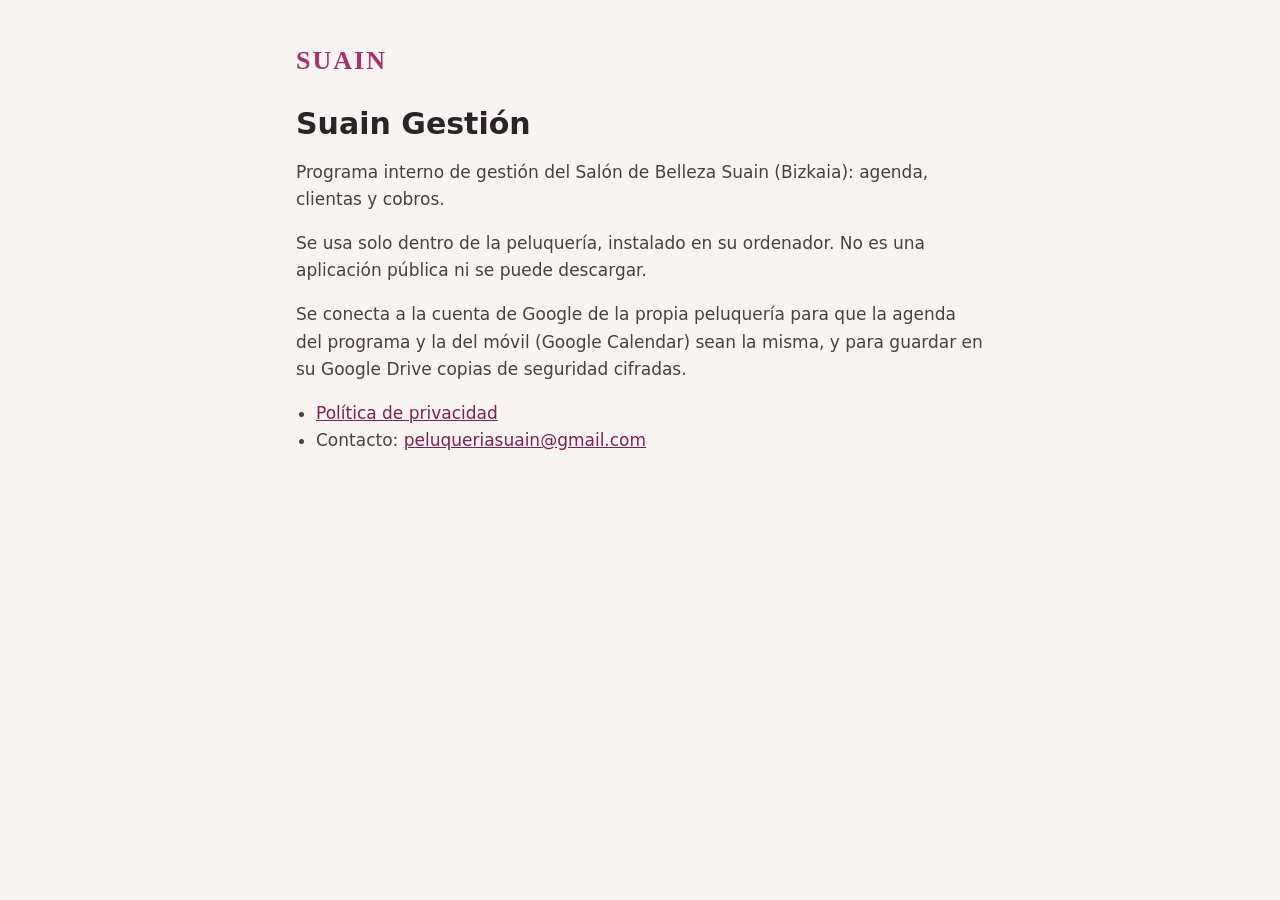
<file: index.html>
<!doctype html>
<html lang="es">
<head>
<meta charset="utf-8">
<meta name="viewport" content="width=device-width, initial-scale=1">
<title>Suain Gestión</title>
<link rel="stylesheet" href="estilo.css">
</head>
<body>
<main>
  <p class="marca">SUAIN</p>
  <h1>Suain Gestión</h1>
  <p>Programa interno de gestión del Salón de Belleza Suain (Bizkaia): agenda, clientas y cobros.</p>
  <p>Se usa solo dentro de la peluquería, instalado en su ordenador. No es una aplicación pública ni se puede descargar.</p>
  <p>Se conecta a la cuenta de Google de la propia peluquería para que la agenda del programa y la del móvil
  (Google Calendar) sean la misma, y para guardar en su Google Drive copias de seguridad cifradas.</p>
  <ul class="enlaces">
    <li><a href="privacidad.html">Política de privacidad</a></li>
    <li>Contacto: <a href="mailto:peluqueriasuain@gmail.com">peluqueriasuain@gmail.com</a></li>
  </ul>
</main>
</body>
</html>
</file>
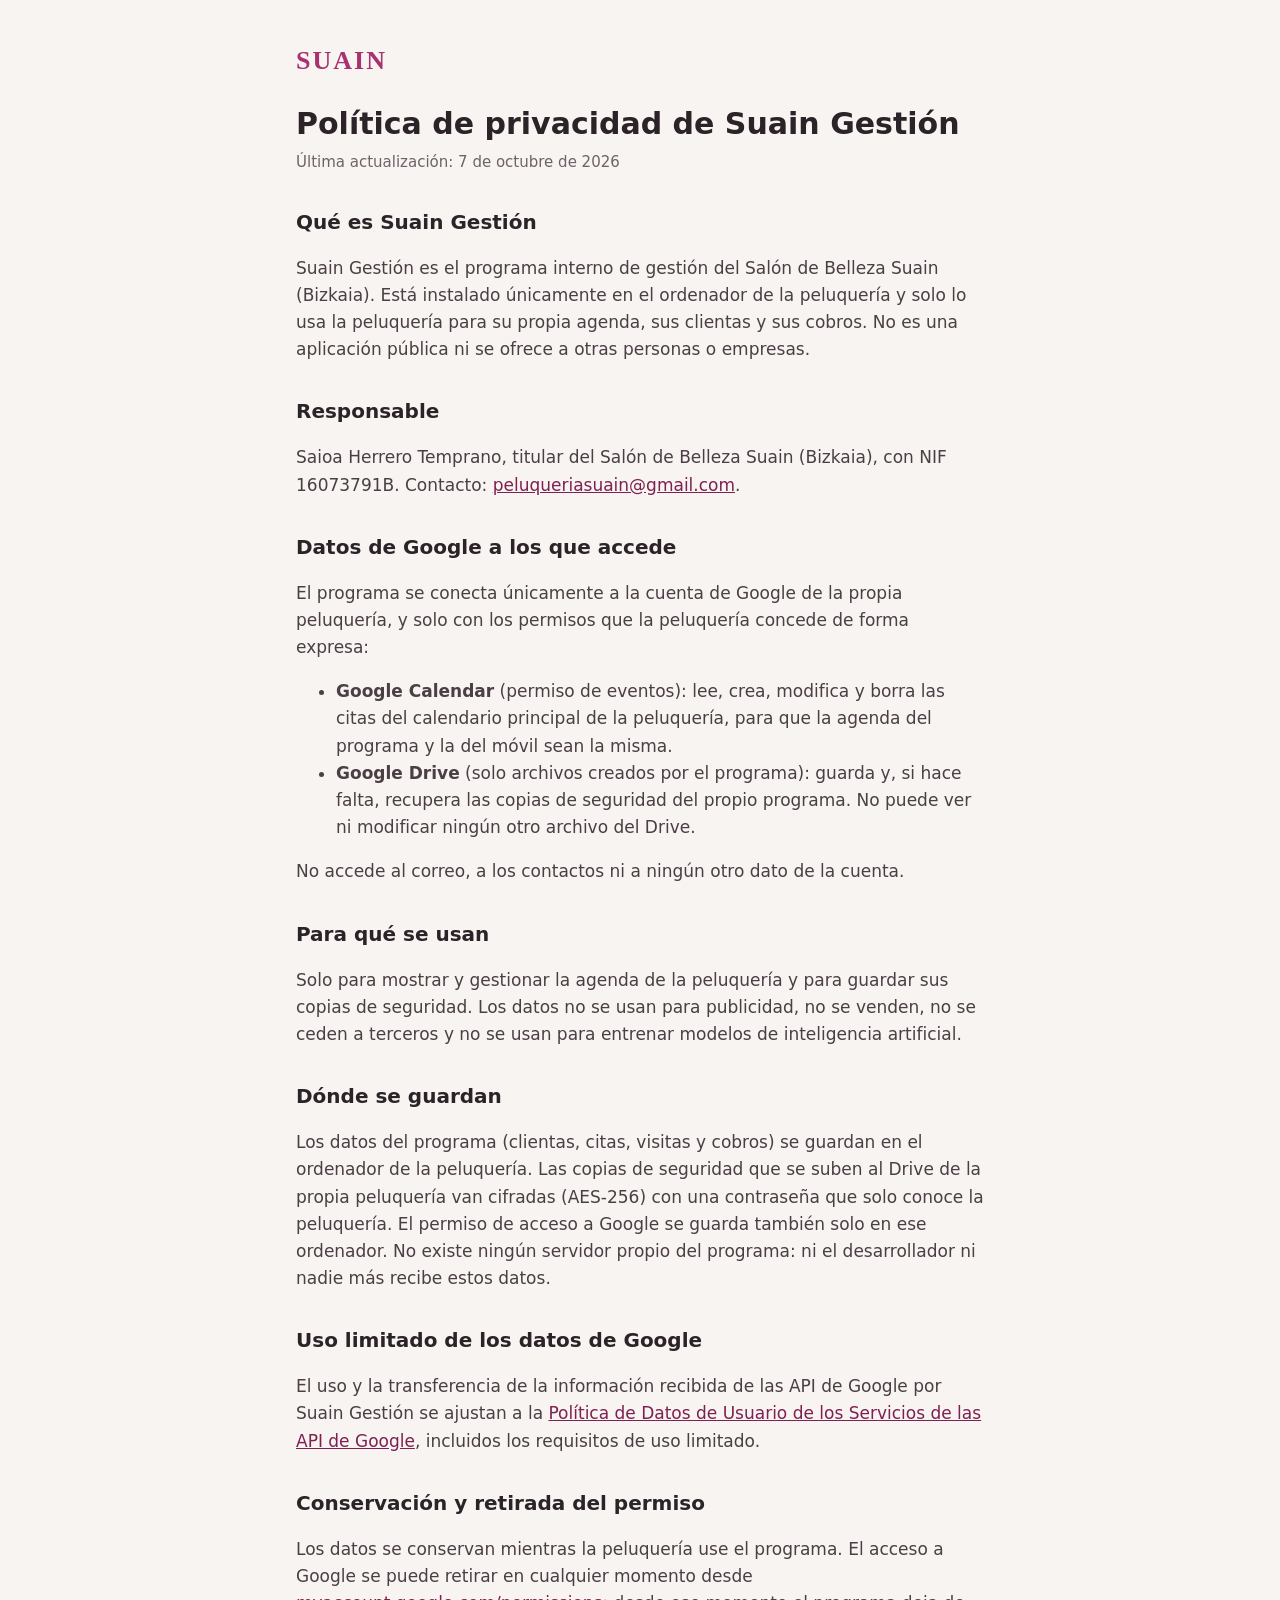
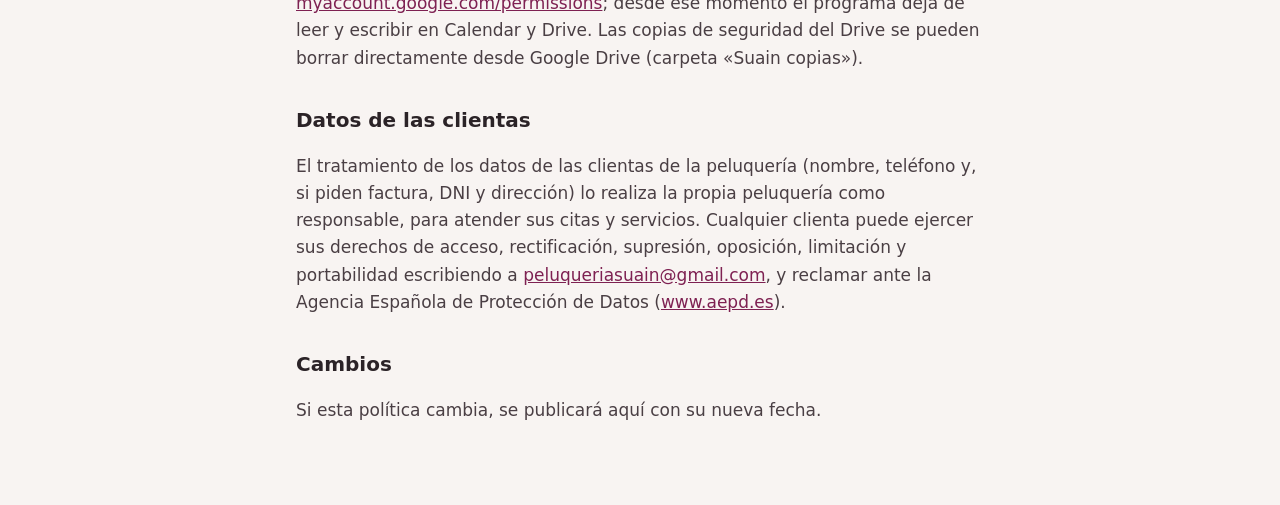
<file: privacidad.html>
<!doctype html>
<html lang="es">
<head>
<meta charset="utf-8">
<meta name="viewport" content="width=device-width, initial-scale=1">
<title>Suain Gestión · Política de privacidad</title>
<link rel="stylesheet" href="estilo.css">
</head>
<body>
<main>
  <p class="marca"><a href="index.html">SUAIN</a></p>
  <h1>Política de privacidad de Suain Gestión</h1>
  <p class="fecha">Última actualización: 7 de octubre de 2026</p>

  <h2>Qué es Suain Gestión</h2>
  <p>Suain Gestión es el programa interno de gestión del Salón de Belleza Suain (Bizkaia). Está instalado
  únicamente en el ordenador de la peluquería y solo lo usa la peluquería para su propia agenda, sus clientas
  y sus cobros. No es una aplicación pública ni se ofrece a otras personas o empresas.</p>

  <h2>Responsable</h2>
  <p>Saioa Herrero Temprano, titular del Salón de Belleza Suain (Bizkaia), con NIF 16073791B.
  Contacto: <a href="mailto:peluqueriasuain@gmail.com">peluqueriasuain@gmail.com</a>.</p>

  <h2>Datos de Google a los que accede</h2>
  <p>El programa se conecta únicamente a la cuenta de Google de la propia peluquería, y solo con los permisos que
  la peluquería concede de forma expresa:</p>
  <ul>
    <li><strong>Google Calendar</strong> (permiso de eventos): lee, crea, modifica y borra las citas del calendario
    principal de la peluquería, para que la agenda del programa y la del móvil sean la misma.</li>
    <li><strong>Google Drive</strong> (solo archivos creados por el programa): guarda y, si hace falta, recupera las
    copias de seguridad del propio programa. No puede ver ni modificar ningún otro archivo del Drive.</li>
  </ul>
  <p>No accede al correo, a los contactos ni a ningún otro dato de la cuenta.</p>

  <h2>Para qué se usan</h2>
  <p>Solo para mostrar y gestionar la agenda de la peluquería y para guardar sus copias de seguridad.
  Los datos no se usan para publicidad, no se venden, no se ceden a terceros y no se usan para entrenar
  modelos de inteligencia artificial.</p>

  <h2>Dónde se guardan</h2>
  <p>Los datos del programa (clientas, citas, visitas y cobros) se guardan en el ordenador de la peluquería.
  Las copias de seguridad que se suben al Drive de la propia peluquería van cifradas (AES-256) con una
  contraseña que solo conoce la peluquería. El permiso de acceso a Google se guarda también solo en ese
  ordenador. No existe ningún servidor propio del programa: ni el desarrollador ni nadie más recibe estos datos.</p>

  <h2>Uso limitado de los datos de Google</h2>
  <p>El uso y la transferencia de la información recibida de las API de Google por Suain Gestión se ajustan a la
  <a href="https://developers.google.com/terms/api-services-user-data-policy">Política de Datos de Usuario de los
  Servicios de las API de Google</a>, incluidos los requisitos de uso limitado.</p>

  <h2>Conservación y retirada del permiso</h2>
  <p>Los datos se conservan mientras la peluquería use el programa. El acceso a Google se puede retirar en cualquier
  momento desde <a href="https://myaccount.google.com/permissions">myaccount.google.com/permissions</a>; desde ese
  momento el programa deja de leer y escribir en Calendar y Drive. Las copias de seguridad del Drive se pueden borrar
  directamente desde Google Drive (carpeta «Suain copias»).</p>

  <h2>Datos de las clientas</h2>
  <p>El tratamiento de los datos de las clientas de la peluquería (nombre, teléfono y, si piden factura, DNI y
  dirección) lo realiza la propia peluquería como responsable, para atender sus citas y servicios. Cualquier clienta
  puede ejercer sus derechos de acceso, rectificación, supresión, oposición, limitación y portabilidad escribiendo a
  <a href="mailto:peluqueriasuain@gmail.com">peluqueriasuain@gmail.com</a>, y reclamar ante la Agencia Española de
  Protección de Datos (<a href="https://www.aepd.es">www.aepd.es</a>).</p>

  <h2>Cambios</h2>
  <p>Si esta política cambia, se publicará aquí con su nueva fecha.</p>
</main>
</body>
</html>
</file>
<file: estilo.css>
:root { --fondo: #F8F4F2; --texto: #2B2327; --texto-2: #4A3F44; --acento: #A8326E; --enlace: #7E2152; }
* { box-sizing: border-box; }
body { margin: 0; background: var(--fondo); color: var(--texto); font-family: "Segoe UI", system-ui, sans-serif; font-size: 17px; line-height: 1.6; }
main { max-width: 720px; margin: 0 auto; padding: 40px 16px 64px; }
.marca { font-family: Georgia, serif; font-weight: 700; font-size: 26px; letter-spacing: 2px; margin: 0 0 24px; }
.marca, .marca a { color: var(--acento); text-decoration: none; }
h1 { font-size: 30px; line-height: 1.2; margin: 0 0 8px; }
h2 { font-size: 20px; margin: 32px 0 8px; }
p, li { color: var(--texto-2); }
a { color: var(--enlace); }
.fecha { font-size: 15px; color: #6E6268; margin-top: 0; }
.enlaces { padding-left: 20px; }
</file>
